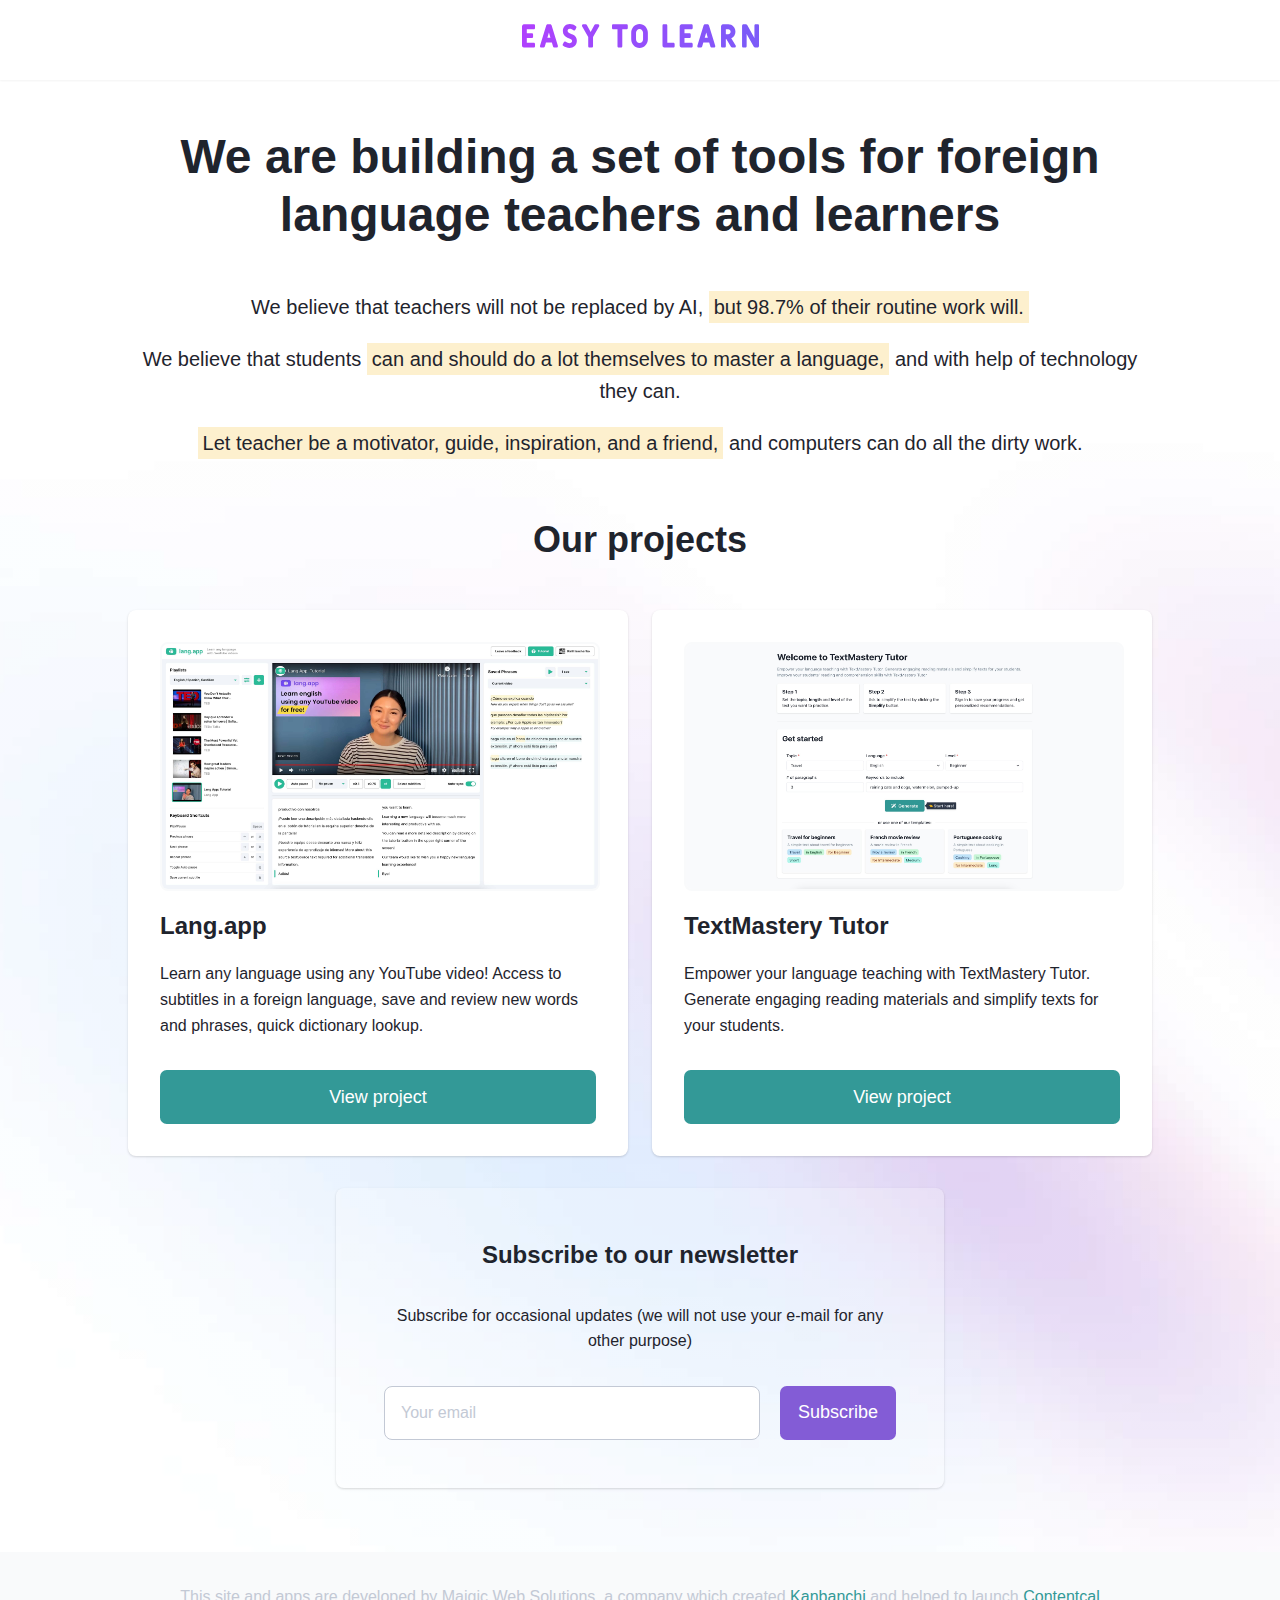
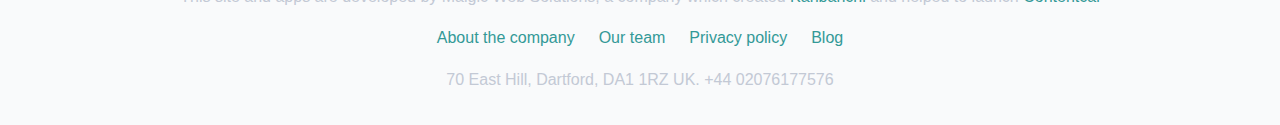
<file: index.html>
<!DOCTYPE html>
<html lang="en">
  <head>
    <meta charset="UTF-8" />
    <meta http-equiv="X-UA-Compatible" content="IE=edge" />
    <meta name="viewport" content="width=device-width, initial-scale=1.0" />
    <meta name="description" content="" />
    <meta name="keywords" content="" />
    <meta name="author" content="lirik" />
    <link rel="shortcut icon" href="favicon.svg" />
    <link rel="stylesheet" type="text/css" href="css/style.css" />
    <title>Easy To Learn</title>
  </head>

  <body>
    <div class="background" />
    <header class="header">
      <a href="/" title="Easy To Learn"
        ><img src="img/logo.svg" alt="Easy To Learn"
      /></a>
    </header>
    <main class="container">
      <section class="section section_centered centered">
        <div class="hero">
          <h1 class="hero__title">
            We are building a set of tools for foreign language teachers and
            learners
          </h1>
          <div class="hero__text">
            <p>
              We believe that teachers will not be replaced by AI,
              <span class="marked">but 98.7% of their routine work will.</span>
            </p>
            <p>
              We believe that students
              <span class="marked"
                >can and should do a lot themselves to master a language,</span
              >
              and with help of technology they can.
            </p>
            <p>
              <span class="marked"
                >Let teacher be a motivator, guide, inspiration, and a
                friend,</span
              >
              and computers can do all the dirty work.
            </p>
          </div>
        </div>
      </section>
      <section class="section">
        <h2 class="centered">Our projects</h2>
        <div class="projects">
          <div class="project">
            <img
              src="img/projects/langapp.jpg"
              class="project__image"
              alt="Project 1"
            />
            <div class="project__content">
              <h3 class="project__title">Lang.app</h3>
              <p class="project__description">
                Learn any language using any YouTube video! Access to subtitles
                in a foreign language, save and review new words and phrases,
                quick dictionary lookup.
              </p>
              <button class="button button_fluid">View project</button>
            </div>
          </div>
          <div class="project">
            <img
              src="img/projects/textmastery.jpg"
              class="project__image"
              alt="Project 2"
            />
            <div class="project__content">
              <h3 class="project__title">TextMastery Tutor</h3>
              <p class="project__description">
                Empower your language teaching with TextMastery Tutor. Generate
                engaging reading materials and simplify texts for your students.
              </p>
              <button class="button button_fluid">View project</button>
            </div>
          </div>
        </div>
      </section>
      <section class="section section_centered">
        <div class="newsletter centered">
          <h3 class="newsletter__title">Subscribe to our newsletter</h3>
          <p class="newsletter__text">
            Subscribe for occasional updates (we will not use your e-mail for
            any other purpose)
          </p>
          <form class="newsletter__form">
            <input
              type="email"
              placeholder="Your email"
              class="newsletter__input"
            />
            <button class="button button_secondary">Subscribe</button>
          </form>
        </div>
      </section>
    </main>
    <footer class="footer">
      <div class="footer__text">
        This site and apps are developed by Maigic Web Solutions, a company
        which created <a href="#" title="Kanbanchi">Kanbanchi</a> and helped to
        launch <a href="#" title="Contentcal">Contentcal</a>
      </div>
      <div class="footer__links">
        <a href="#" title="About the company">About the company</a>
        <a href="team.html" title="Our team">Our team</a>
        <a href="https://easytolearn.io/privacy_policy" title="Privacy policy"
          >Privacy policy</a
        >
        <a href="https://easytolearn.io/#rec484876315" title="Blog">Blog</a>
      </div>
      <div class="footer__text">
        70 East Hill, Dartford, DA1 1RZ UK. +44 02076177576
      </div>
    </footer>
  </body>
</html>
</file>
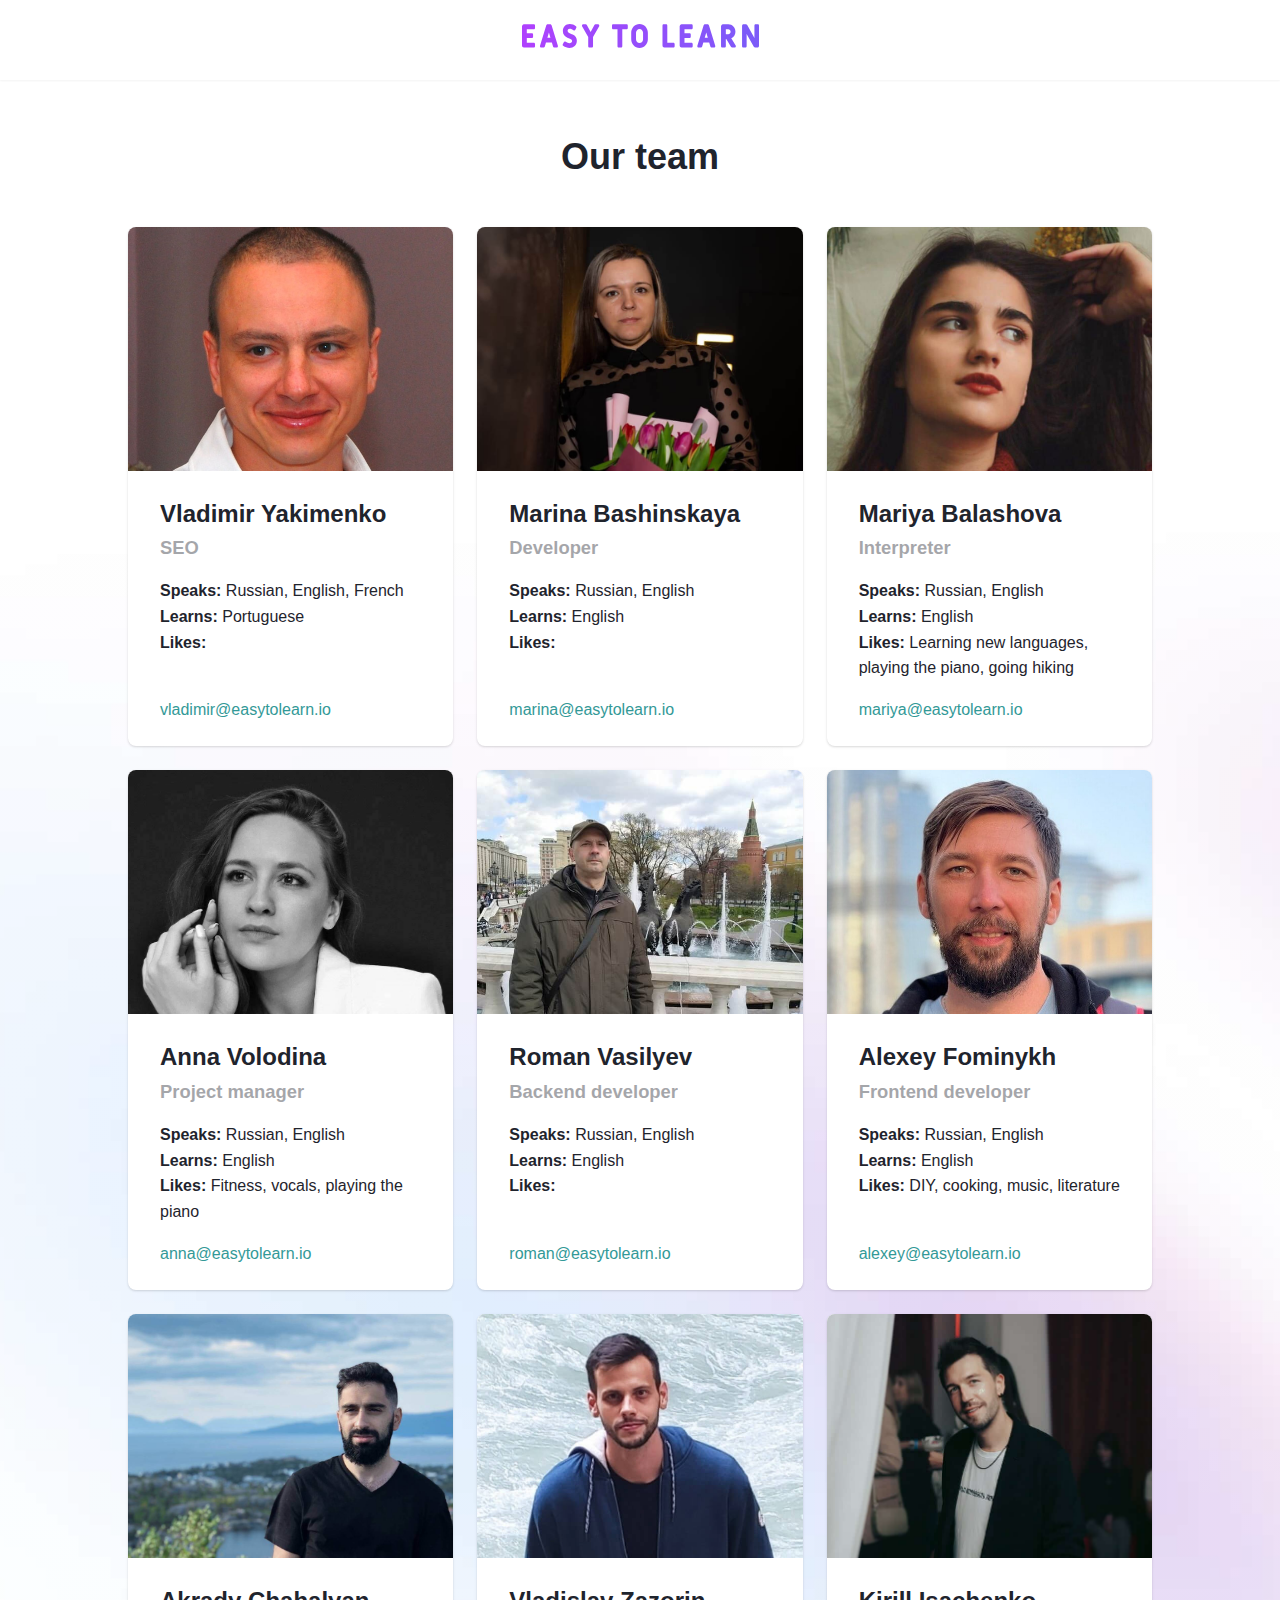
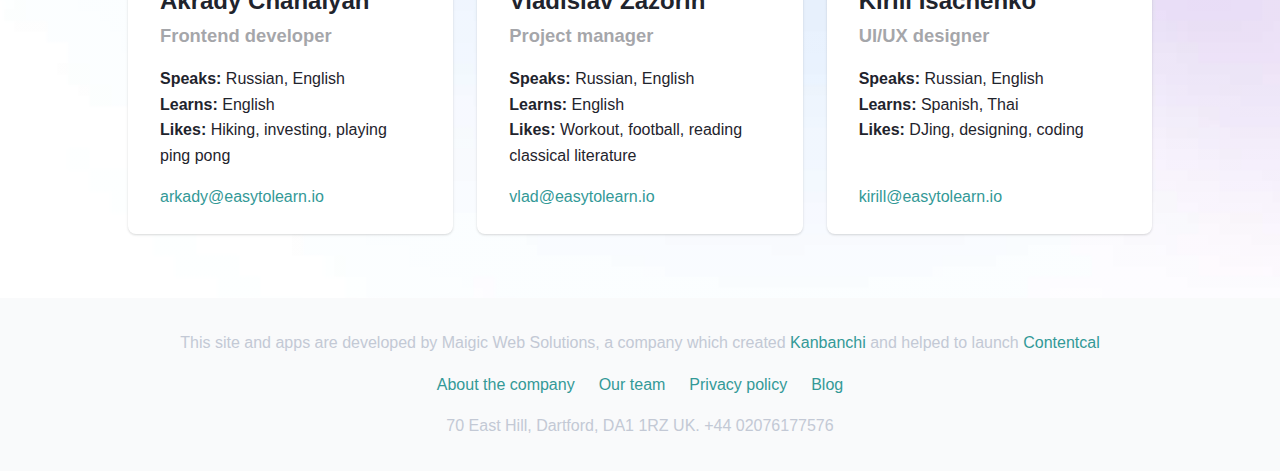
<file: team.html>
<!DOCTYPE html>
<html lang="en">
  <head>
    <meta charset="UTF-8" />
    <meta http-equiv="X-UA-Compatible" content="IE=edge" />
    <meta name="viewport" content="width=device-width, initial-scale=1.0" />
    <meta name="description" content="" />
    <meta name="keywords" content="" />
    <meta name="author" content="lirik" />
    <link rel="shortcut icon" href="favicon.svg" />
    <link rel="stylesheet" type="text/css" href="css/style.css" />
    <title>Easy To Learn / Our Team</title>
  </head>

  <body>
    <div class="background" />
    <header class="header">
      <a href="/" title="Easy To Learn"
        ><img src="img/logo.svg" class="logo" alt="Easy To Learn"
      /></a>
    </header>
    <main class="container">
      <section class="section">
        <h2 class="centered">Our team</h2>
        <div class="team">
          <div class="person">
            <img
              src="img/team/vladimir.jpg"
              class="person__image"
              alt="Vladimir Yakimenko"
            />
            <div class="person__content">
              <div class="person__header">
                <h3 class="person__title">Vladimir Yakimenko</h3>
                <h4 class="person__job">SEO</h4>
              </div>
              <p class="person__info">
                <span><strong>Speaks:</strong> Russian, English, French</span>
                <span><strong>Learns:</strong> Portuguese</span>
                <span><strong>Likes:</strong> </span>
              </p>
              <p class="person__contact">
                <a
                  href="mailto:vladimir@easytolearn.io"
                  title="Send email to Marina"
                  >vladimir@easytolearn.io</a
                >
              </p>
            </div>
          </div>
          <div class="person">
            <img
              src="img/team/marina.jpg"
              class="person__image"
              alt="Marina Bashinskaya"
            />
            <div class="person__content">
              <div class="person__header">
                <h3 class="person__title">Marina Bashinskaya</h3>
                <h4 class="person__job">Developer</h4>
              </div>
              <p class="person__info">
                <span><strong>Speaks:</strong> Russian, English</span>
                <span><strong>Learns:</strong> English</span>
                <span><strong>Likes:</strong> </span>
              </p>
              <p class="person__contact">
                <a
                  href="mailto:marina@easytolearn.io"
                  title="Send email to Marina"
                  >marina@easytolearn.io</a
                >
              </p>
            </div>
          </div>
          <div class="person">
            <img
              src="img/team/mariya.jpg"
              class="person__image"
              alt="Mariya Balashova"
            />
            <div class="person__content">
              <div class="person__header">
                <h3 class="person__title">Mariya Balashova</h3>
                <h4 class="person__job">Interpreter</h4>
              </div>
              <p class="person__info">
                <span><strong>Speaks:</strong> Russian, English</span>
                <span><strong>Learns:</strong> English</span>
                <span
                  ><strong>Likes:</strong> Learning new languages, playing the
                  piano, going hiking</span
                >
              </p>
              <p class="person__contact">
                <a
                  href="mailto:mariya@easytolearn.io"
                  title="Send email to Mariya"
                  >mariya@easytolearn.io</a
                >
              </p>
            </div>
          </div>
          <div class="person">
            <img
              src="img/team/anya.jpg"
              class="person__image"
              alt="Anna Volodina"
            />
            <div class="person__content">
              <div class="person__header">
                <h3 class="person__title">Anna Volodina</h3>
                <h4 class="person__job">Project manager</h4>
              </div>
              <p class="person__info">
                <span><strong>Speaks:</strong> Russian, English</span>
                <span><strong>Learns:</strong> English</span>
                <span
                  ><strong>Likes:</strong> Fitness, vocals, playing the
                  piano</span
                >
              </p>
              <p class="person__contact">
                <a href="mailto:anna@easytolearn.io" title="Send email to Anna"
                  >anna@easytolearn.io</a
                >
              </p>
            </div>
          </div>
          <div class="person">
            <img
              src="img/team/roma.jpg"
              class="person__image"
              alt="Roman Vasilyev"
            />
            <div class="person__content">
              <div class="person__header">
                <h3 class="person__title">Roman Vasilyev</h3>
                <h4 class="person__job">Backend developer</h4>
              </div>
              <p class="person__info">
                <span><strong>Speaks:</strong> Russian, English</span>
                <span><strong>Learns:</strong> English</span>
                <span><strong>Likes:</strong> </span>
              </p>
              <p class="person__contact">
                <a
                  href="mailto:roman@easytolearn.io"
                  title="Send email to Roman"
                  >roman@easytolearn.io</a
                >
              </p>
            </div>
          </div>
          <div class="person">
            <img
              src="img/team/lesha.jpg"
              class="person__image"
              alt="Alexey Fominykh"
            />
            <div class="person__content">
              <div class="person__header">
                <h3 class="person__title">Alexey Fominykh</h3>
                <h4 class="person__job">Frontend developer</h4>
              </div>
              <p class="person__info">
                <span><strong>Speaks:</strong> Russian, English</span>
                <span><strong>Learns:</strong> English</span>
                <span
                  ><strong>Likes:</strong> DIY, cooking, music, literature</span
                >
              </p>
              <p class="person__contact">
                <a
                  href="mailto:alexey@easytolearn.io"
                  title="Send email to Alexey"
                  >alexey@easytolearn.io</a
                >
              </p>
            </div>
          </div>
          <div class="person">
            <img
              src="img/team/arkady.jpg"
              class="person__image"
              alt="Akrady Chahalyan"
            />
            <div class="person__content">
              <div class="person__header">
                <h3 class="person__title">Akrady Chahalyan</h3>
                <h4 class="person__job">Frontend developer</h4>
              </div>
              <p class="person__info">
                <span><strong>Speaks:</strong> Russian, English</span>
                <span><strong>Learns:</strong> English</span>
                <span
                  ><strong>Likes:</strong> Hiking, investing, playing ping
                  pong</span
                >
              </p>
              <p class="person__contact">
                <a
                  href="mailto:arkady@easytolearn.io"
                  title="Send email to Arkady"
                  >arkady@easytolearn.io</a
                >
              </p>
            </div>
          </div>
          <div class="person">
            <img
              src="img/team/vlad.jpg"
              class="person__image"
              alt="Vladislav Zazorin"
            />
            <div class="person__content">
              <div class="person__header">
                <h3 class="person__title">Vladislav Zazorin</h3>
                <h4 class="person__job">Project manager</h4>
              </div>
              <p class="person__info">
                <span><strong>Speaks:</strong> Russian, English</span>
                <span><strong>Learns:</strong> English</span>
                <span
                  ><strong>Likes:</strong> Workout, football, reading classical
                  literature</span
                >
              </p>
              <p class="person__contact">
                <a
                  href="mailto:vlad@easytolearn.io"
                  title="Send email to Vladislav"
                  >vlad@easytolearn.io</a
                >
              </p>
            </div>
          </div>
          <div class="person">
            <img
              src="img/team/kirill.jpg"
              class="person__image"
              alt="Kirill Isachenko"
            />
            <div class="person__content">
              <div class="person__header">
                <h3 class="person__title">Kirill Isachenko</h3>
                <h4 class="person__job">UI/UX designer</h4>
              </div>
              <p class="person__info">
                <span><strong>Speaks:</strong> Russian, English</span>
                <span><strong>Learns:</strong> Spanish, Thai</span>
                <span><strong>Likes:</strong> DJing, designing, coding</span>
              </p>
              <p class="person__contact">
                <a
                  href="mailto:kirill@easytolearn.io"
                  title="Send email to Kirill"
                  >kirill@easytolearn.io</a
                >
              </p>
            </div>
          </div>
        </div>
      </section>
    </main>
    <footer class="footer">
      <div class="footer__text">
        This site and apps are developed by Maigic Web Solutions, a company
        which created <a href="#" title="Kanbanchi">Kanbanchi</a> and helped to
        launch <a href="#" title="Contentcal">Contentcal</a>
      </div>
      <div class="footer__links">
        <a href="#" title="About the company">About the company</a>
        <a href="team.html" title="Our team">Our team</a>
        <a href="https://easytolearn.io/privacy_policy" title="Privacy policy"
          >Privacy policy</a
        >
        <a href="https://easytolearn.io/#rec484876315" title="Blog">Blog</a>
      </div>
      <div class="footer__text">
        70 East Hill, Dartford, DA1 1RZ UK. +44 02076177576
      </div>
    </footer>
  </body>
</html>
</file>
<file: css/style.css>
/* http://meyerweb.com/eric/tools/css/reset/ 
   v2.0 | 20110126
   License: none (public domain)
*/
html,
body,
div,
span,
applet,
object,
iframe,
h1,
h2,
h3,
h4,
h5,
h6,
p,
blockquote,
pre,
a,
abbr,
acronym,
address,
big,
cite,
code,
del,
dfn,
em,
img,
ins,
kbd,
q,
s,
samp,
small,
strike,
strong,
sub,
sup,
tt,
var,
b,
u,
i,
center,
dl,
dt,
dd,
ol,
ul,
li,
fieldset,
form,
label,
legend,
table,
caption,
tbody,
tfoot,
thead,
tr,
th,
td,
article,
aside,
canvas,
details,
embed,
figure,
figcaption,
footer,
header,
hgroup,
menu,
nav,
output,
ruby,
section,
summary,
time,
mark,
audio,
video {
  margin: 0;
  padding: 0;
  border: 0;
  font-size: 100%;
  vertical-align: baseline;
}

/* HTML5 display-role reset for older browsers */
article,
aside,
details,
figcaption,
figure,
footer,
header,
hgroup,
menu,
nav,
section {
  display: block;
}

body {
  line-height: 1;
}

ol,
ul {
  list-style: none;
}

blockquote,
q {
  quotes: none;
}

blockquote:before,
blockquote:after,
q:before,
q:after {
  content: "";
  content: none;
}

table {
  border-collapse: collapse;
  border-spacing: 0;
}

h1,
h2,
h3,
h4,
h5,
h6 {
  font-weight: 700;
}

h1 {
  font-size: 3rem;
  line-height: 1.2;
  margin-bottom: 1em;
}
@media (max-width: 860px) {
  h1 {
    font-size: 2.25rem;
  }
}

h2 {
  font-size: 2.25rem;
  margin-bottom: 0.25em;
}
@media (max-width: 860px) {
  h2 {
    font-size: 2rem;
  }
}

h3 {
  font-size: 1.5rem;
}

h4 {
  font-size: 1.15rem;
}

p {
  margin: 1em 0;
}

small {
  font-size: 1rem;
}

@-webkit-keyframes fadein {
  0% {
    opacity: 0;
  }
  100% {
    opacity: 1;
  }
}

@keyframes fadein {
  0% {
    opacity: 0;
  }
  100% {
    opacity: 1;
  }
}
html {
  height: 100%;
}

body {
  color: hsl(221deg, 18%, 15%);
  font-family: -apple-system, BlinkMacSystemFont, "Segoe UI", Roboto, Helvetica, Arial, sans-serif, "Apple Color Emoji", "Segoe UI Emoji", "Segoe UI Symbol";
  font-size: 16px;
  font-weight: normal;
  line-height: 1.6;
  min-height: 100%;
  -webkit-animation: 1.5s ease-out 0s 1 fadein;
          animation: 1.5s ease-out 0s 1 fadein;
}

img {
  max-width: 100%;
}

a {
  cursor: pointer;
  transition: opacity 0.2s ease-in-out;
  text-decoration: none;
  opacity: 1;
  color: hsl(179deg, 50%, 40%);
}
a:hover {
  opacity: 0.7;
}

.container {
  display: grid;
  gap: 2em;
  margin: 0 auto;
  padding: 3em;
  border-radius: 1em;
  max-width: 64em;
}
@media (max-width: 860px) {
  .container {
    padding: 2em;
  }
}

.header {
  display: flex;
  justify-content: center;
  align-items: center;
  min-height: 5em;
  box-shadow: 0 1px 2px 0 rgba(0, 0, 0, 0.05);
}

.section {
  display: grid;
  gap: 2em;
}
.section_centered {
  justify-content: center;
}

.hero__text {
  font-size: 1.25rem;
}

.footer {
  display: flex;
  flex-direction: column;
  align-items: center;
  gap: 1em;
  padding: 2em;
  margin-top: 1em;
  background-color: hsl(221deg, 18%, 98%);
}
@media (max-width: 860px) {
  .footer {
    padding: 2em;
  }
}
.footer__links {
  display: flex;
  gap: 1.5em;
}
@media (max-width: 860px) {
  .footer__links {
    flex-direction: column;
    align-items: center;
  }
}
.footer__text {
  text-align: center;
  color: hsl(221deg, 18%, 80%);
}

.projects {
  display: grid;
  grid-template-columns: repeat(auto-fill, minmax(326px, 1fr));
  gap: 1.5em;
}
@media (max-width: 860px) {
  .projects {
    grid-template-columns: 1fr;
  }
}

.project {
  display: flex;
  flex-direction: column;
  gap: 1em;
  padding: 2em;
  border-radius: 0.5em;
  background-color: hsl(221deg, 18%, 100%);
  transition: box-shadow 0.2s ease-in-out;
  cursor: pointer;
  box-shadow: 0 1px 3px 0 rgba(0, 0, 0, 0.1), 0 1px 2px 0 rgba(0, 0, 0, 0.06);
}
.project:hover {
  box-shadow: 0 0 0 1px rgba(0, 0, 0, 0.1), 0 4px 8px rgba(0, 0, 0, 0.1);
}
.project__image {
  width: 100%;
  height: auto;
  border-radius: 0.5em;
  aspect-ratio: 16/9;
  background-color: hsl(221deg, 18%, 98%);
  border: 2px solid hsl(221deg, 18%, 98%);
}
.project__content {
  display: flex;
  flex-direction: column;
  flex: 1;
}
.project__description {
  flex: 1;
  margin-bottom: 2em;
}

.button {
  border: none;
  margin: 0;
  padding: 0;
  width: auto;
  overflow: visible;
  background: transparent;
  /* inherit font & color from ancestor */
  color: inherit;
  font: inherit;
  /* Normalize `line-height`. Cannot be changed from `normal` in Firefox 4+. */
  line-height: normal;
  /* Corrects font smoothing for webkit */
  -webkit-font-smoothing: inherit;
  -moz-osx-font-smoothing: inherit;
  /* Corrects inability to style clickable `input` types in iOS */
  -webkit-appearance: none;
  display: inline-flex;
  justify-content: center;
  align-items: center;
  gap: 0.75em;
  padding: 1em;
  height: 3em;
  border-radius: 0.375em;
  background-color: hsl(179deg, 50%, 40%);
  color: hsl(221deg, 18%, 100%);
  font-size: 1.125rem;
  font-weight: 500;
  text-align: center;
  transition: background-color 0.2s ease-in-out;
}
.button_fluid {
  width: 100%;
}
.button:hover {
  background-color: #267371;
  cursor: pointer;
}
.button:active {
  background-color: #40bfbd;
}
.button:disabled {
  background-color: hsl(221deg, 18%, 45%);
  color: hsl(221deg, 18%, 35%);
  cursor: not-allowed;
}
.button_secondary {
  background-color: hsl(259deg, 60%, 60%);
}
.button_secondary:hover {
  background-color: #6333cc;
  cursor: pointer;
}

.newsletter {
  display: flex;
  flex-direction: column;
  align-items: center;
  padding: 3em;
  border-radius: 0.5em;
  max-width: 32em;
  background-color: rgba(255, 255, 255, 0.25);
  box-shadow: 0 1px 3px 0 rgba(0, 0, 0, 0.1), 0 1px 2px 0 rgba(0, 0, 0, 0.06);
}
@media (max-width: 860px) {
  .newsletter {
    padding: 2em;
  }
}
.newsletter__title {
  margin-bottom: 0.5em;
}
.newsletter__text {
  margin-bottom: 1em;
}
.newsletter__form {
  display: flex;
  gap: 1.25em;
  margin-top: 1em;
  width: 100%;
}
@media (max-width: 860px) {
  .newsletter__form {
    flex-direction: column;
  }
}
.newsletter__input {
  flex: 1;
  padding: 1em;
  border: 1px solid hsl(221deg, 18%, 80%);
  border-radius: 0.5em;
  font-size: 1rem;
  height: 1.25em;
  background-color: hsl(221deg, 18%, 100%);
}
.newsletter__input::-moz-placeholder {
  color: hsl(221deg, 18%, 80%);
}
.newsletter__input:-ms-input-placeholder {
  color: hsl(221deg, 18%, 80%);
}
.newsletter__input::placeholder {
  color: hsl(221deg, 18%, 80%);
}
@media (max-width: 600px) {
  .newsletter {
    text-align: left;
  }
}

.team {
  display: grid;
  grid-template-columns: repeat(auto-fill, minmax(300px, 1fr));
  align-items: stretch;
  gap: 1.5em;
}

.person {
  display: flex;
  flex-direction: column;
  border-radius: 0.5em;
  background-color: hsl(221deg, 18%, 100%);
  overflow: hidden;
  box-shadow: 0 1px 3px 0 rgba(0, 0, 0, 0.1), 0 1px 2px 0 rgba(0, 0, 0, 0.06);
}
.person__image {
  background-color: hsl(221deg, 18%, 98%);
  aspect-ratio: 4/3;
  -o-object-fit: cover;
     object-fit: cover;
  -o-object-position: top;
     object-position: top;
}
.person__content {
  display: flex;
  flex-direction: column;
  justify-content: space-between;
  padding: 1.5em 2em;
  flex: 1;
}
.person__info {
  display: flex;
  flex-direction: column;
  flex: 1;
}
.person__job {
  opacity: 0.4;
}
.person__contact {
  margin: 0;
}

.marked {
  background-color: hsl(43deg, 93%, 90%);
  padding: 0.25em;
}

.centered {
  text-align: center;
}

.background {
  background: linear-gradient(rgba(255, 255, 255, 0.3), rgba(255, 255, 255, 0.3)), url("../img/bg.jpg");
  background-repeat: no-repeat;
  background-size: cover;
  background-position: center;
}/*# sourceMappingURL=style.css.map */
</file>
